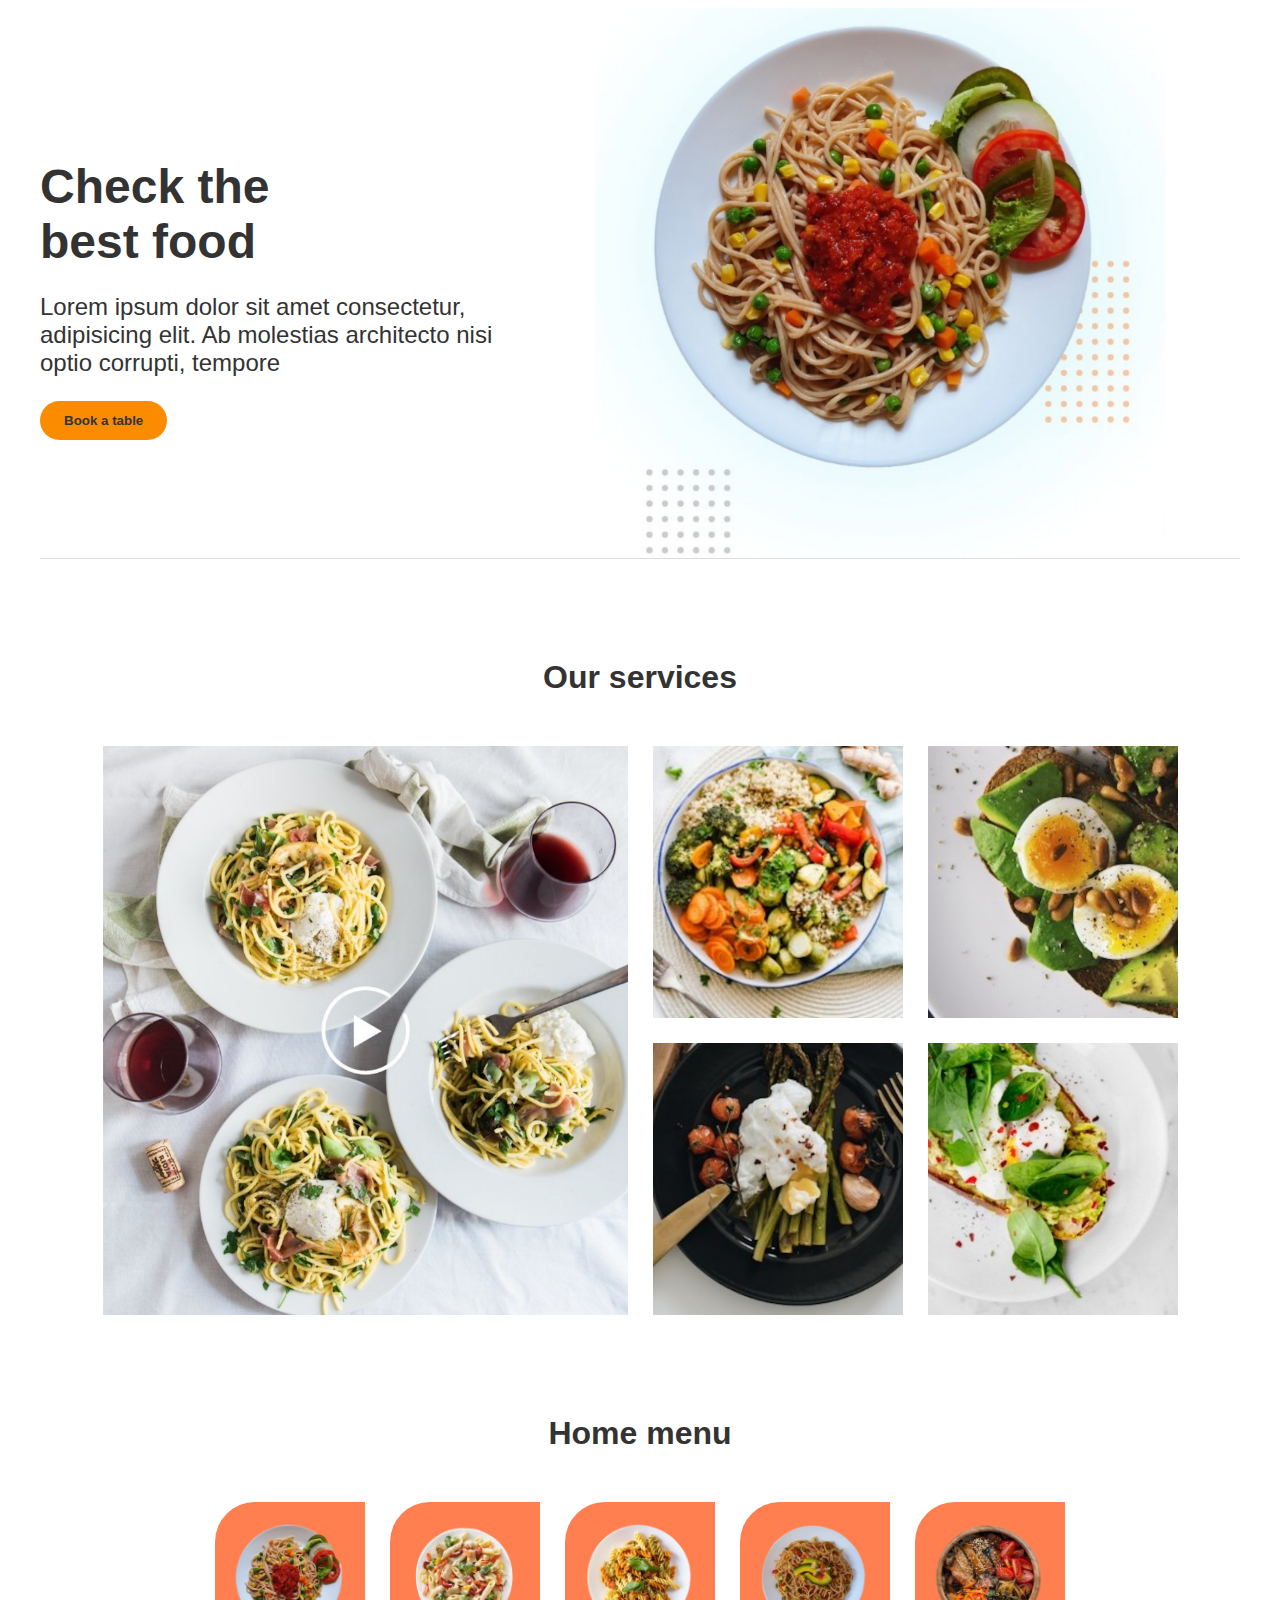
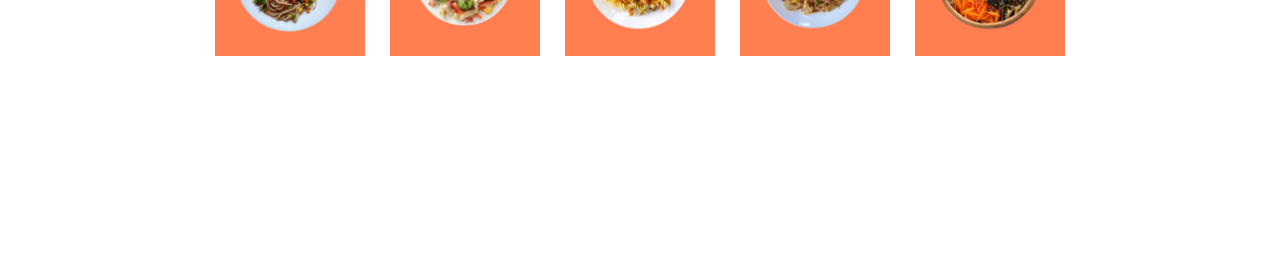
<file: index.html>
<!DOCTYPE html>
<html lang="en">
<head>
    <meta charset="UTF-8">
    <meta http-equiv="X-UA-Compatible" content="IE=edge">
    <meta name="viewport" content="width=device-width, initial-scale=1.0">
    <link rel="stylesheet" href="./css/proyecto.css"> 
    <link rel="stylesheet" href="./css/proyecto-media.css" media="(max-width: 768px)">
    <link rel="stylesheet" href="./css/proyecto-media2.css" media="(max-width: 425px)">
    <title>Proyecto</title>
</head>
<body>
    <main>
        <section class="hero">
            <div class="info">
                <h1 class="info-title">Check the<br>best food</h1>
                <p class="info-subtitle">Lorem ipsum dolor sit amet consectetur, adipisicing elit. Ab molestias architecto nisi optio corrupti, tempore</p>
                <button class="info-button">Book a table</button>
            </div>
            <img class="hero-image" src="./Assets/img/hero.png" alt="Plato de pasta con vegetales">
        </section>
        <section class="dishes">
            <h2 class="dishes-title">Our services</h2>
            <div class="dishes-grid">
                <img src="./Assets/img/video.png" alt="Una mesa con platos de pasta" class="dishes-item dishes-item__big">
                <img src="./Assets/img/dish1.png" alt="bowl de vegetales" class="dishes-item">
                <img src="./Assets/img/dish2.png" alt="bowl de vegetales" class="dishes-item">
                <img src="./Assets/img/dish3.png" alt="bowl de vegetales" class="dishes-item">
                <img src="./Assets/img/dish4.png" alt="bowl de vegetales" class="dishes-item">
            </div>
        </section>
        <section class="menu">
            <h2 class="menu-title">Home menu</h2>
            <div class="menu-grid">
                <div class="menu-grid-item">
                    <img src="./Assets/img/plate1.png" alt="Plato de pasta con salsa y vegetales">
                </div>
                <div class="menu-grid-item">
                    <img src="./Assets/img/plate2.png" alt="Plato de pasta con salsa y vegetales">
                </div>
                <div class="menu-grid-item">
                    <img src="./Assets/img/plate3.png" alt="Plato de pasta con salsa y vegetales">
                </div>
                <div class="menu-grid-item">
                    <img src="./Assets/img/plate4.png" alt="Plato de pasta con salsa y vegetales">
                </div>
                <div class="menu-grid-item">
                    <img src="./Assets/img/plate5.png" alt="Plato de pasta con salsa y vegetales">
                </div>
            </div>
        </section>
    </main>
</body>
</html>
</file>
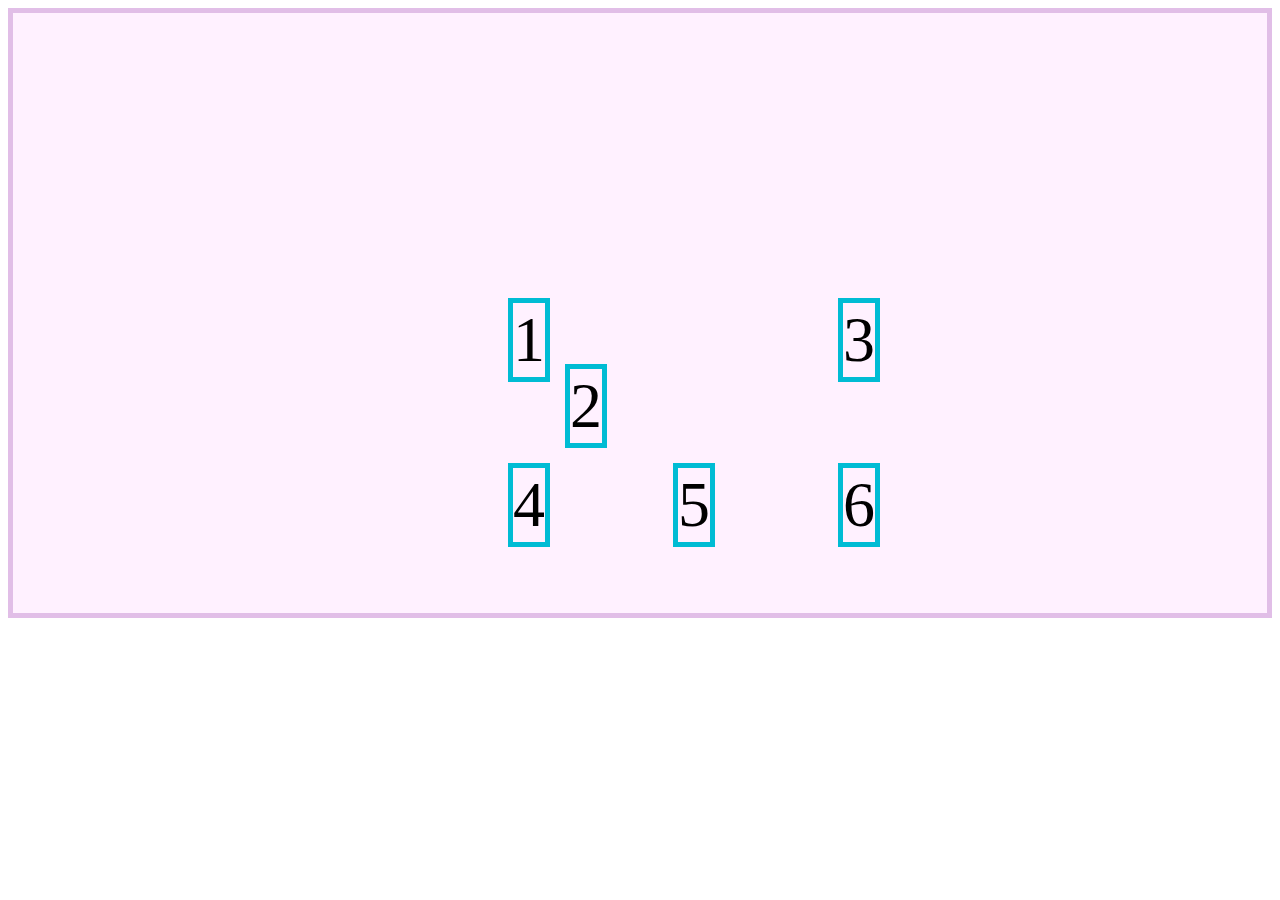
<file: alineacion.html>
<!DOCTYPE html>
<html lang="es">
<head>
    <meta charset="UTF-8">
    <meta http-equiv="X-UA-Compatible" content="IE=edge">
    <meta name="viewport" content="width=device-width, initial-scale=1.0">
    <title>Document</title>
    <link rel="stylesheet" href="./css/alineacion.css">
</head>
<body>
    <div class="contenedor">
        <div class="item item-1">1</div>
        <div class="item item-2">2</div>
        <div class="item item-3">3</div>
        <div class="item item-4">4</div>
        <div class="item item-5">5</div>
        <div class="item item-6">6</div>
    </div>
</body>
</html>
</file>
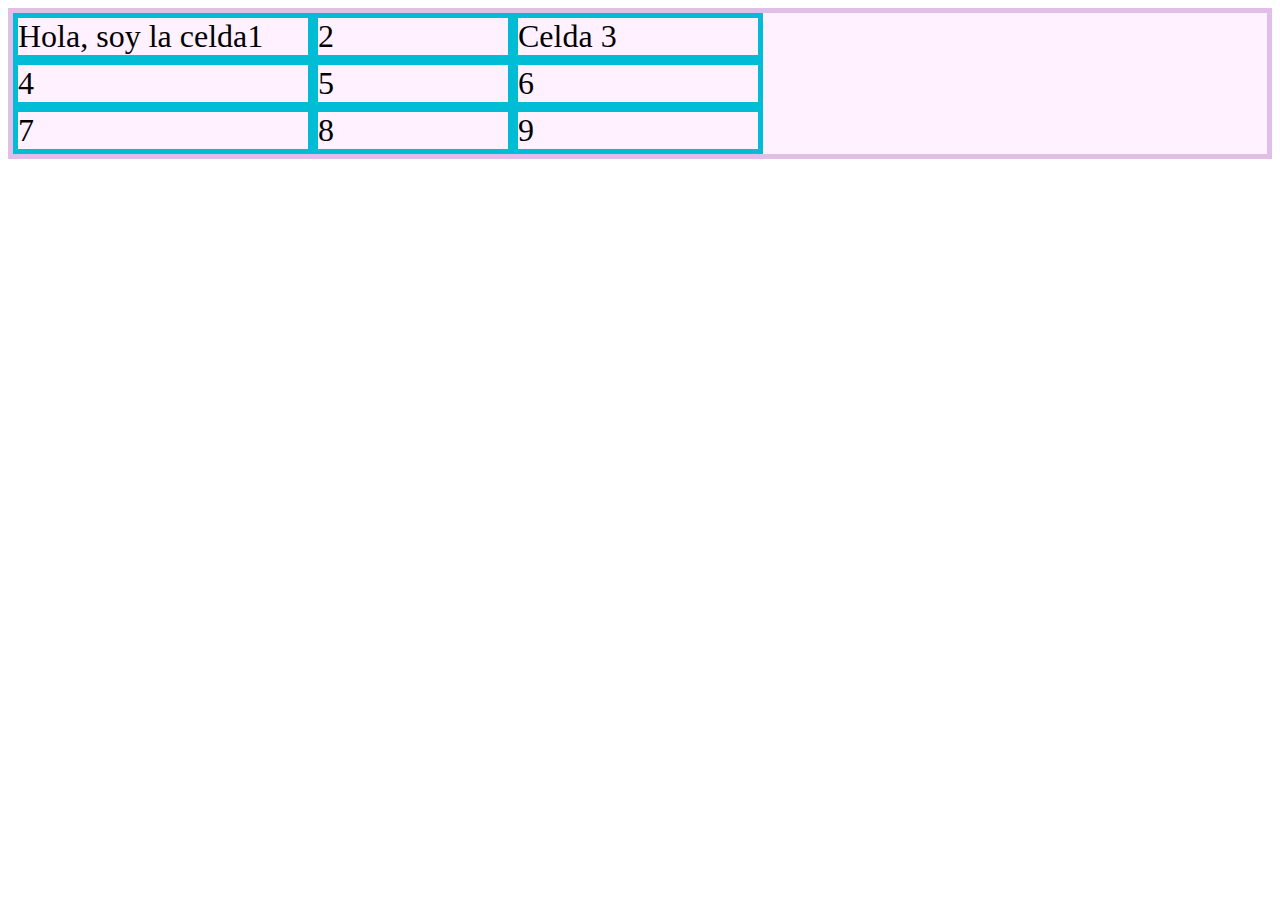
<file: funcionesEspeciales.html>
<!DOCTYPE html>
<html lang="es">
<head>
    <meta charset="UTF-8">
    <meta http-equiv="X-UA-Compatible" content="IE=edge">
    <meta name="viewport" content="width=device-width, initial-scale=1.0">
    <title>Document</title>
    <link rel="stylesheet" href="./css/funcionesEspeciales.css">
</head>
<body>
    <div class="contenedor">
        <div class="item item-1">Hola, soy la celda1</div>
        <div class="item item-2">2</div>
        <div class="item item-3">Celda 3</div>
        <div class="item item-4">4</div>
        <div class="item item-5">5</div>
        <div class="item item-6">6</div>
        <div class="item item-7">7</div>
        <div class="item item-8">8</div>
        <div class="item item-9">9</div>
    </div>
</body>
</html>
</file>
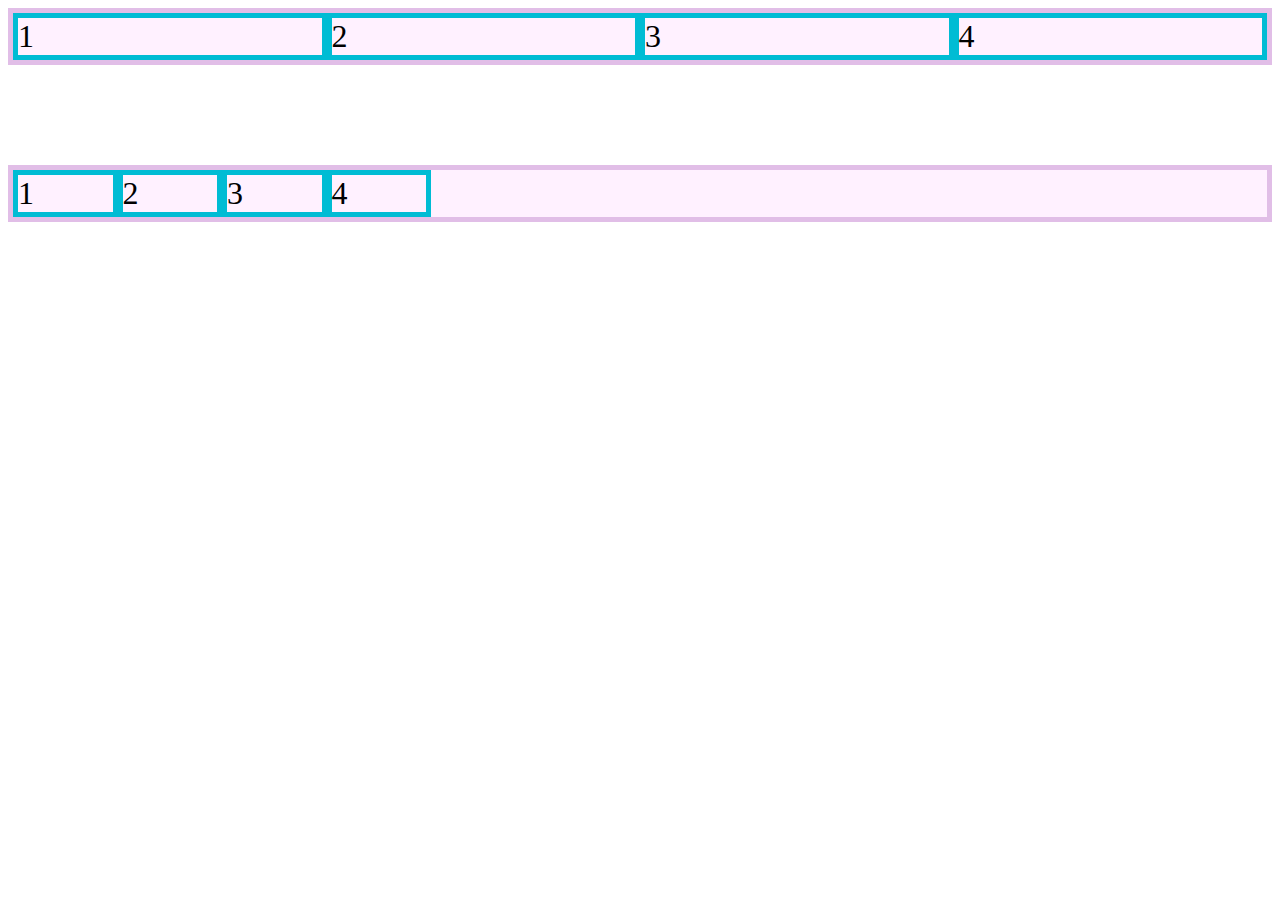
<file: keywordsEspeciales.html>
<!DOCTYPE html>
<html lang="es">
<head>
    <meta charset="UTF-8">
    <meta http-equiv="X-UA-Compatible" content="IE=edge">
    <meta name="viewport" content="width=device-width, initial-scale=1.0">
    <title>Document</title>
    <link rel="stylesheet" href="./css/keywordsEspeciales.css">
</head>
<body>
    <div class="contenedor">
        <div class="item item-1">1</div>
        <div class="item item-2">2</div>
        <div class="item item-3">3</div>
        <div class="item item-4">4</div>
    </div>
    <div class="contenedor-2">
        <div class="item item-1">1</div>
        <div class="item item-2">2</div>
        <div class="item item-3">3</div>
        <div class="item item-4">4</div>
    </div>
</body>
</html>
</file>
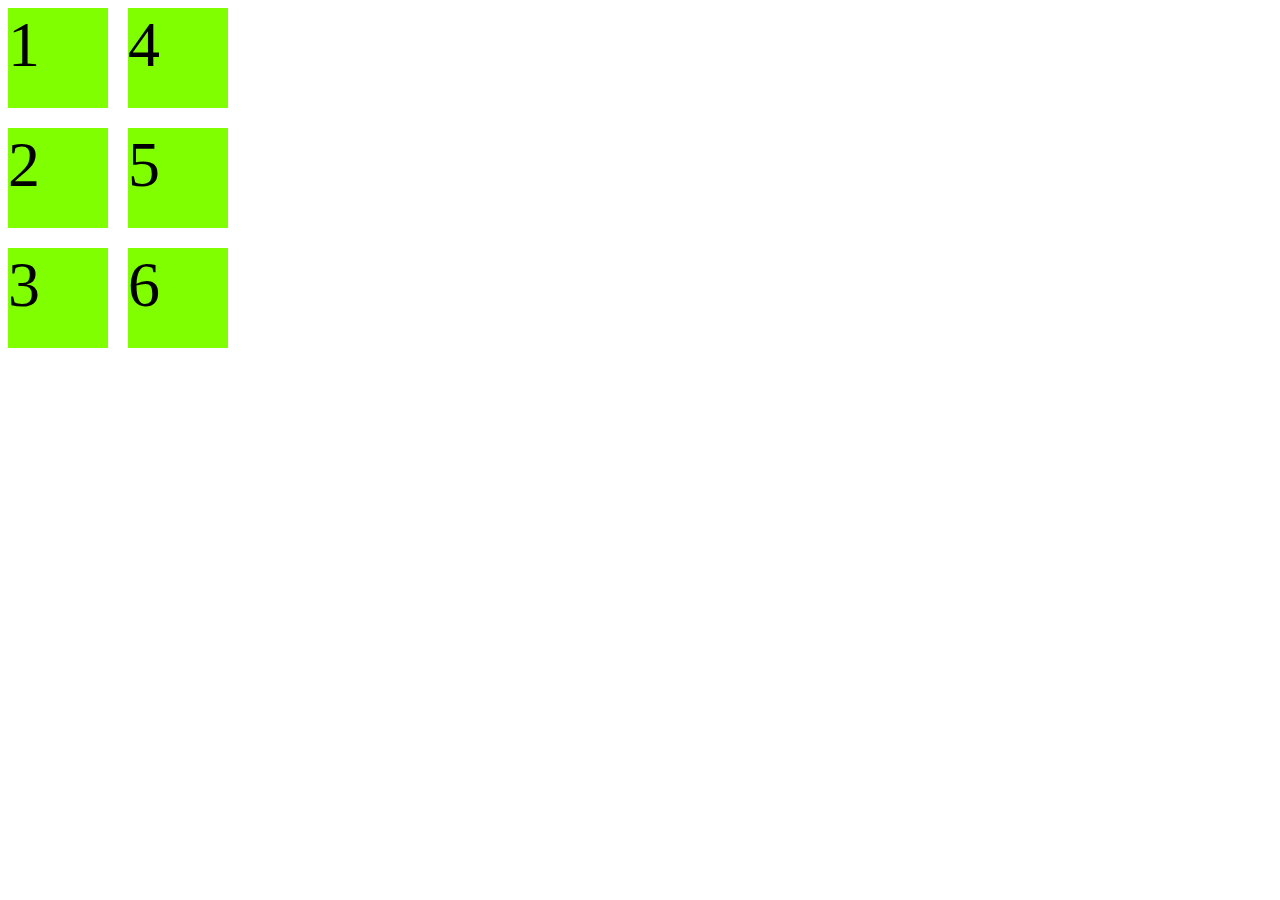
<file: reto.html>
<!DOCTYPE html>
<html lang="es">
<head>
    <meta charset="UTF-8">
    <meta http-equiv="X-UA-Compatible" content="IE=edge">
    <meta name="viewport" content="width=device-width, initial-scale=1.0">
    <title>Document</title>
    <link rel="stylesheet" href="./css/reto.css">
</head>
<body>
    <div class="contenedor">
        <div class="item">1</div>
        <div class="item">2</div>
        <div class="item">3</div>
        <div class="item">4</div>
        <div class="item">5</div>
        <div class="item">6</div>
    </div>
</body>
</html>
</file>
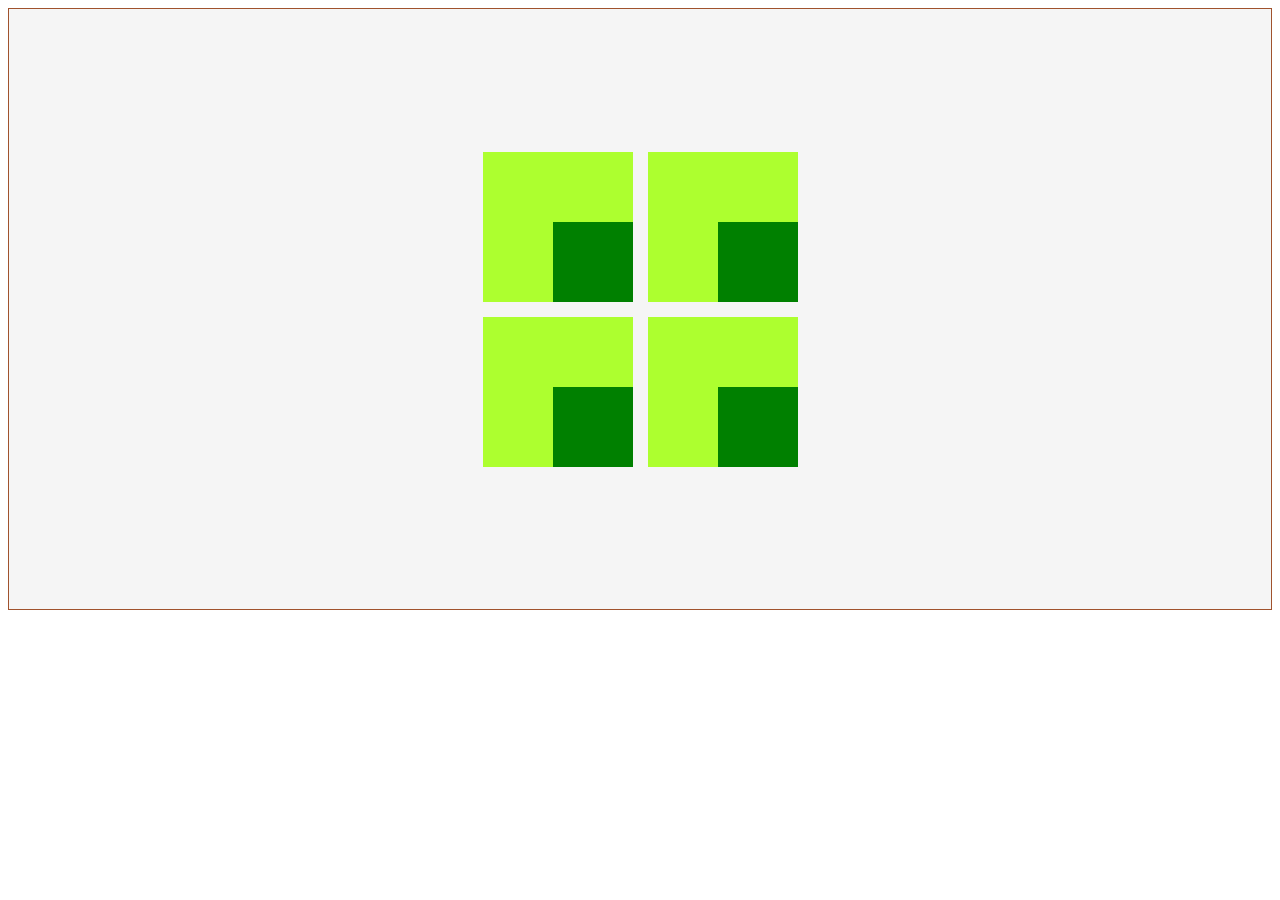
<file: retoAlineacion.html>
<!DOCTYPE html>
<html lang="es">
<head>
    <meta charset="UTF-8">
    <meta http-equiv="X-UA-Compatible" content="IE=edge">
    <meta name="viewport" content="width=device-width, initial-scale=1.0">
    <title>Document</title>
    <link rel="stylesheet" href="./css/retoAlineacion.css">
</head>
<body>
    <div class="contenedor">
        <div class="item item-1">
            <span class="space"></span>
        </div>
        <div class="item item-2">
            <span class="space"></span>
        </div>
        <div class="item item-3">
            <span class="space"></span>
        </div>
        <div class="item item-4">
            <span class="space"></span>
        </div>
    </div>
</body>
</html>
</file>
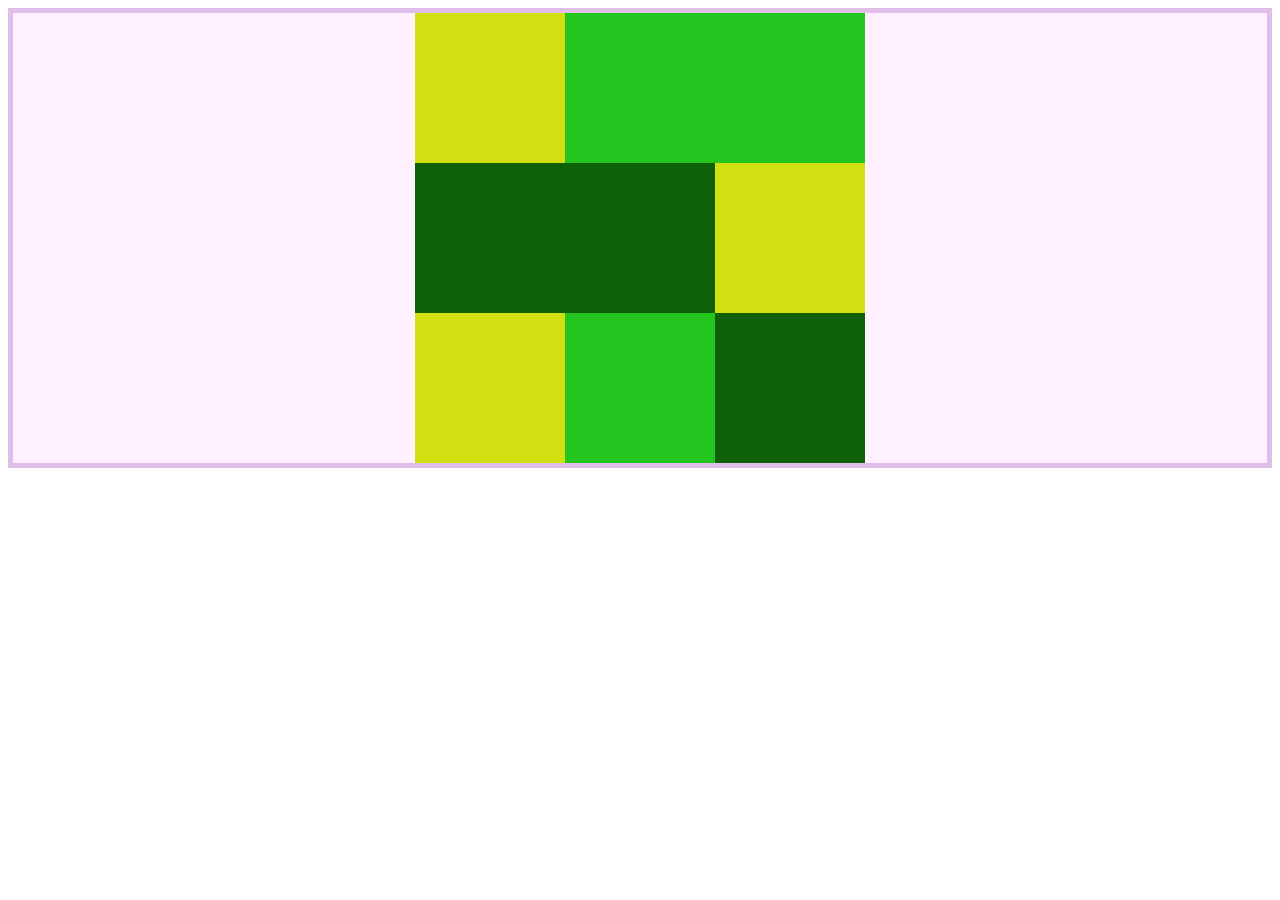
<file: retoUbicacion.html>
<!DOCTYPE html>
<html lang="es">
<head>
    <meta charset="UTF-8">
    <meta http-equiv="X-UA-Compatible" content="IE=edge">
    <meta name="viewport" content="width=device-width, initial-scale=1.0">
    <title>Document</title>
    <link rel="stylesheet" href="./css/retoUbicacion.css">
</head>
<body>
    <div class="contenedor">
        <div class="item item-1"></div>
        <div class="item item-2"></div>
        <div class="item item-3"></div>
        <div class="item item-4"></div>
        <div class="item item-5"></div>
        <div class="item item-6"></div>
        <div class="item item-7"></div>
    </div>
</body>
</html>
</file>
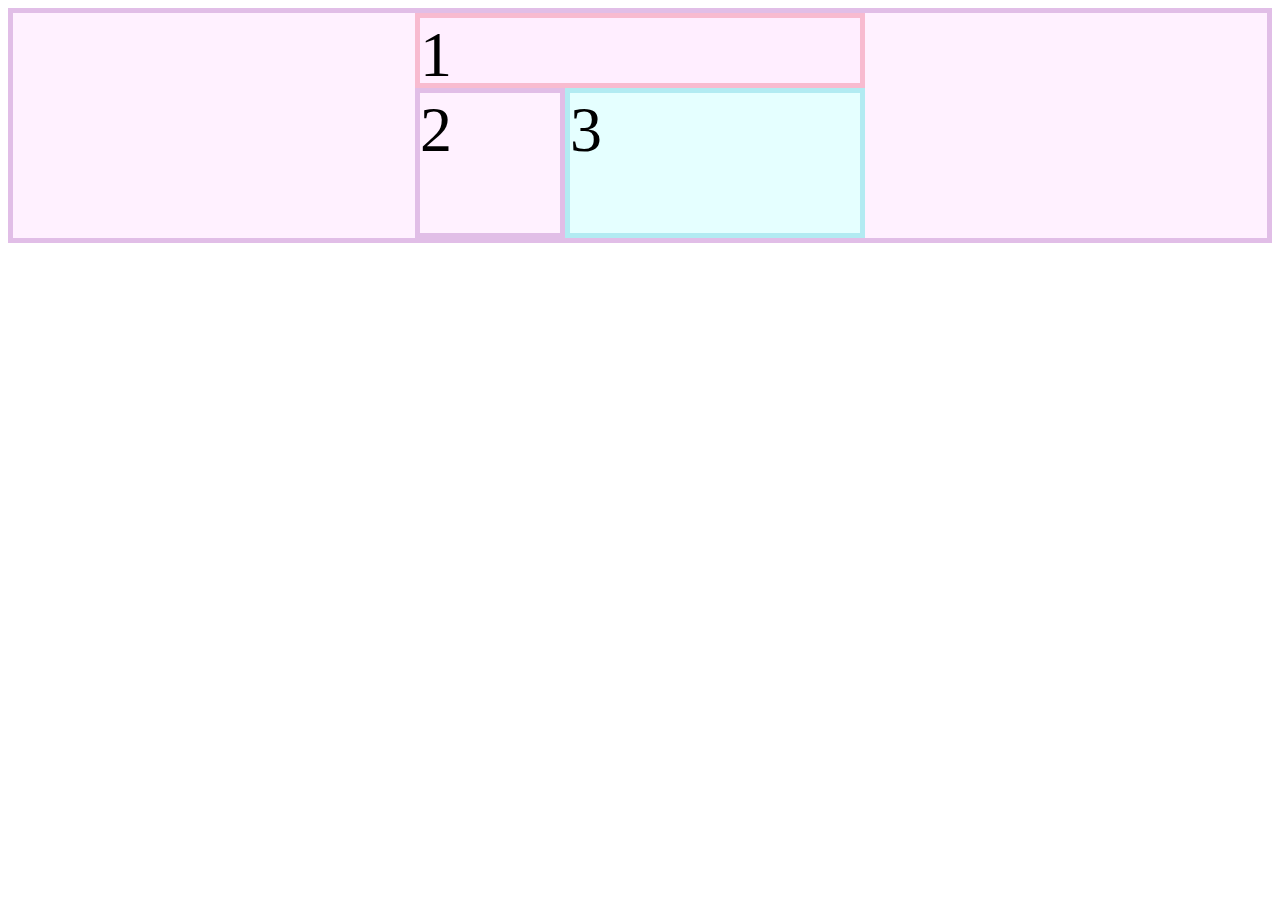
<file: ubicacion.html>
<!DOCTYPE html>
<html lang="es">
<head>
    <meta charset="UTF-8">
    <meta http-equiv="X-UA-Compatible" content="IE=edge">
    <meta name="viewport" content="width=device-width, initial-scale=1.0">
    <title>Document</title>
    <link rel="stylesheet" href="./css/ubicacion.css">
</head>
<body>
    <div class="contenedor">
        <div class="item item-1">1</div>
        <div class="item item-2">2</div>
        <div class="item item-3">3</div>
    </div>
</body>
</html>
</file>
<file: css/proyecto.css>
* {
    font-family: 'Roboto',sans-serif;
}
main{
    max-width: 1200px;
    margin: 0 auto;
}
.hero{
    display: grid;
    grid-template-columns: minmax(300px,2fr) 3fr;
    grid-auto-rows: 550px;
    border-bottom: 1px solid #ddd;
}

.hero-image{
    width: 100%; /*Se ajusta al 100% de la celda de la grilla*/
    height: 100%; /*Se ajusta al 100% de la celda de la grilla*/
    object-fit: contain; /*Hace que la imagen no se distorsione*/
}
.info{
    align-self: center;
}
.info-title{
    color: #333;
    font-size: 3rem;
    font-weight: bolder;
    margin-bottom: 24px;
}
.info-subtitle{
    color: #333;
    font-size: 1.5rem;
    margin-bottom: 24px;
}
.info-button{
    border: none;
    border-radius: 20px;
    color: #333;
    background-color: #fb8c00;
    font-weight: bolder;
    padding: 12px 24px;
}
.dishes{
    margin: 100px 0;
}
.dishes-title{
    color: #333;
    font-weight: bold;
    text-align: center;
     margin-bottom: 50px;
     font-size: 2rem;
}
.dishes-grid{
    display: grid;
    grid-template-columns: repeat(auto-fit, minmax(75px,250px));
    grid-auto-rows: 1fr;
    gap: 25px;
    justify-content: center;
}
.dishes-item{
    width: 100%;
    height: 100%;
    object-fit: cover; /*Hace que la imagen se acomode a toda la celda*/
}
.dishes-item__big{
    grid-area: 1/1/3/3;
}
.menu{
    margin-bottom: 200px;
}
.menu-title{
    font-size: 2rem;
    color: #333;
    font-weight: bolder;
    text-align: center;
    margin-bottom: 50px;
}
.menu-grid{
    display: grid;
    gap: 25px;
    justify-content: center;
    grid-template-columns: repeat(auto-fit, 150px);
}
.menu-grid-item{
    background-color: coral;
    padding: 15px;
    border-top-left-radius: 40px;
}
.menu-grid-item img{
    width: 100%;
    height: 100%;
    object-fit: contain;
}
</file>
<file: css/proyecto-media.css>
.hero{
    margin: 0;
    grid-auto-rows: 400px;
}
.hero{
    grid-template-columns: minmax(300px,500px);
    justify-content: center;
}
.hero-image{
    display: none;
}
.info-title{
    margin-top: 0;
}
.dishes-grid{
    display: grid;
    grid-template-columns: repeat(auto-fit, minmax(75px,150px));
    grid-auto-rows: 1fr;
    gap: 25px;
    justify-content: center;
}
.dishes{
    margin: 0;
}
</file>
<file: css/proyecto-media2.css>
.info-title{
    text-align: center;
}
.info-subtitle{
    text-align: center;
}
.info{
    display: grid;
    justify-items: center;
}
.info-button{
    width: 128px;
}
.dishes-grid{
    grid-template-columns: repeat(auto-fit, minmax(75px,140px));
}
</file>
<file: css/alineacion.css>
.contenedor{
    border: 5px solid #e1bee7;
    background-color: #fff1ff;
    display: grid;
    grid-gap: 15px;
    grid-template-columns: 150px 150px 150px;
    grid-auto-rows: 150px;
    height: 600px;
    justify-content: center;
    align-content: end;
 /*   place-content: center; /*hace que justify-content y align-content tengan el mismo valor*/
    justify-items: end;
    align-items: start;
}
.item{
    border: 5px solid #00bcd4;
    font-size: 4rem;
}
.item-2{
    justify-self: start;
    align-self: end;
}
</file>
<file: css/funcionesEspeciales.css>
.contenedor{
    border: 5px solid #e1bee7;
    background-color: #fff1ff;
    display: grid;
    grid-template-columns: minmax(30px, 300px) 200px minmax(60px,250px);
    grid-template-rows: repeat(3, auto);
}
.item{
    border: 5px solid #00bcd4;
    font-size: 2rem;
}
</file>
<file: css/keywordsEspeciales.css>
.contenedor{
    border: 5px solid #e1bee7;
    background-color: #fff1ff;
    display: grid;
    grid-template-columns: repeat(auto-fit, minmax(100px, 1fr)); /*Se crece todo el ancho posible, solo funciones si se coloca el minmax*/
}
.contenedor-2{
    border: 5px solid #e1bee7;
    background-color: #fff1ff;
    display: grid;
    margin-top: 100px;
    grid-template-columns: repeat(auto-fill, minmax(100px, 1fr)); /*Se crece solo hasta el minimo que se le indica en el minmax*/
}
.item{
    border: 5px solid #00bcd4;
    font-size: 2rem;
}
</file>
<file: css/reto.css>
.contenedor{
    display: grid;
    grid-auto-flow: column;
    grid-template-rows: 100px 100px 100px;
    grid-auto-columns: 100px;
    gap: 20px;
}
.item{
    font-size: 4rem;
    background-color: chartreuse;
}
</file>
<file: css/retoAlineacion.css>
.contenedor{
    background-color: whitesmoke;
    display: grid;
    grid-gap: 15px;
    grid-template-columns: 150px 150px;
    grid-auto-rows: 150px;
    height: 600px;
    place-content: center;
    border: 1px solid sienna;
}
.item{
    background-color: greenyellow;
    font-size: 4rem;
    display: grid;
    place-items: end;
}
.space{
    display: block;
    background-color: green;
    width: 80px;
    height: 80px;
}
</file>
<file: css/retoUbicacion.css>
.contenedor{
    border: 5px solid #e1bee7;
    background-color: #fff1ff;
    display: grid;
    grid-template-columns: 150px 150px 150px;
    grid-auto-rows: 150px;
    grid-template-areas:
    "first second second"
    "three three four"
    "five six seven";
    place-content: center;
}
.item{
    font-size: 4rem;
}
.item-1{
    background-color: #d2e012;
    grid-area: first;
}
.item-2{
    background-color: #23c51e;
    grid-area: second;
}
.item-3{
    background-color: #0f6108;
    grid-area: three;
}
.item-4{
    background-color: #d2e012;
    grid-area: four;
}
.item-5{
    background-color: #d2e012;
    grid-area: five;
}
.item-6{
    background-color: #23c51e;
    grid-area: six;
}
.item-7{
    background-color: #0f6108;
    grid-area: seven;
}
</file>
<file: css/ubicacion.css>
.contenedor{
    border: 5px solid #e1bee7;
    background-color: #fff1ff;
    display: grid;
    grid-template-columns: 150px 150px 150px;
    grid-template-rows: 75px 75px 75px;
    grid-template-areas: 
    "header header header"
    "side main main"
    "side main main";
    place-content: center;
}
.item{
    font-size: 4rem;
}
.item-1{
    border: 5px solid #f8bbd0;
    background-color: #ffeeff;
/*    grid-column-start: 1; /*linea de inicio para tomar en la celda*/
/*    grid-column-end: 4;  /*linea final hasta donde va nuestra celda*/
    grid-area: header;
}
.item-2{
    border: 5px solid #e1bee7;
    background-color: #fff1ff;
/*    grid-row: 2/4; /*Nos permite escoger el espaciado de las filas desea una linea a otra*/
    grid-area: side;
}
.item-3{
    border: 5px solid #b2ebf2;
    background-color: #e5ffff;
/*    grid-area: 2/2/4/4; /*Aca podemos posicionar el div en orden 1 linea row, 1 linea column, ultima linea row, ultima linea column*/
    grid-area: main;
}
</file>
